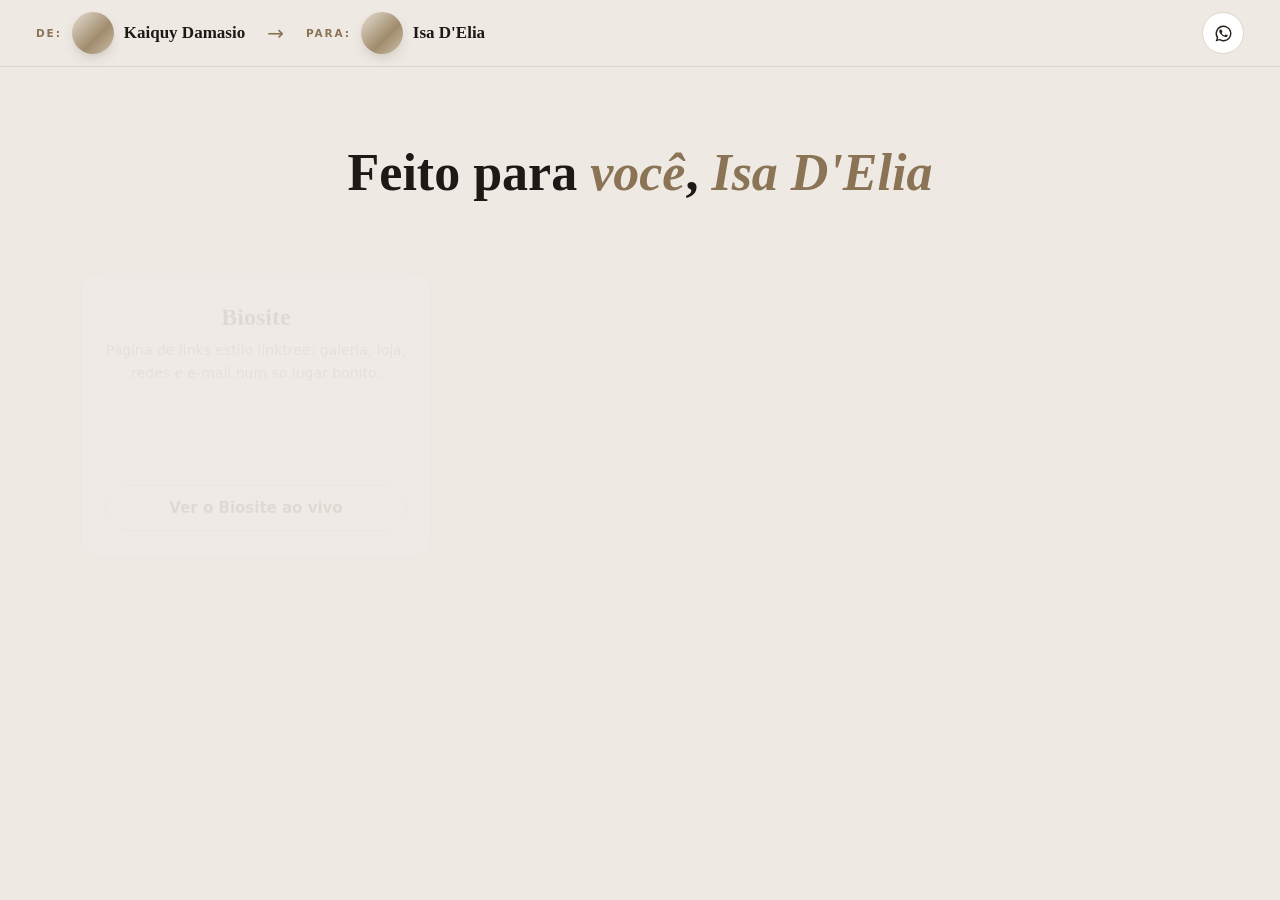
<file: index.html>
<!DOCTYPE html>
<html lang="pt-BR">
<head>
  <meta charset="UTF-8">
  <meta name="viewport" content="width=device-width, initial-scale=1.0">
  <title>Isa D'Elia Art — Proposta comercial</title>
  <meta http-equiv="refresh" content="0; url=./proposta/">
  <link rel="canonical" href="./proposta/">
  <link rel="icon" href="data:image/svg+xml,%3Csvg xmlns='http://www.w3.org/2000/svg' viewBox='0 0 100 100'%3E%3Ctext y='.9em' font-size='90'%3E🖼️%3C/text%3E%3C/svg%3E">
</head>
<body>
  <p style="font: 500 16px system-ui; padding: 40px; text-align: center;">
    <a href="./proposta/">Abrir a proposta →</a>
  </p>
</body>
</html>
</file>
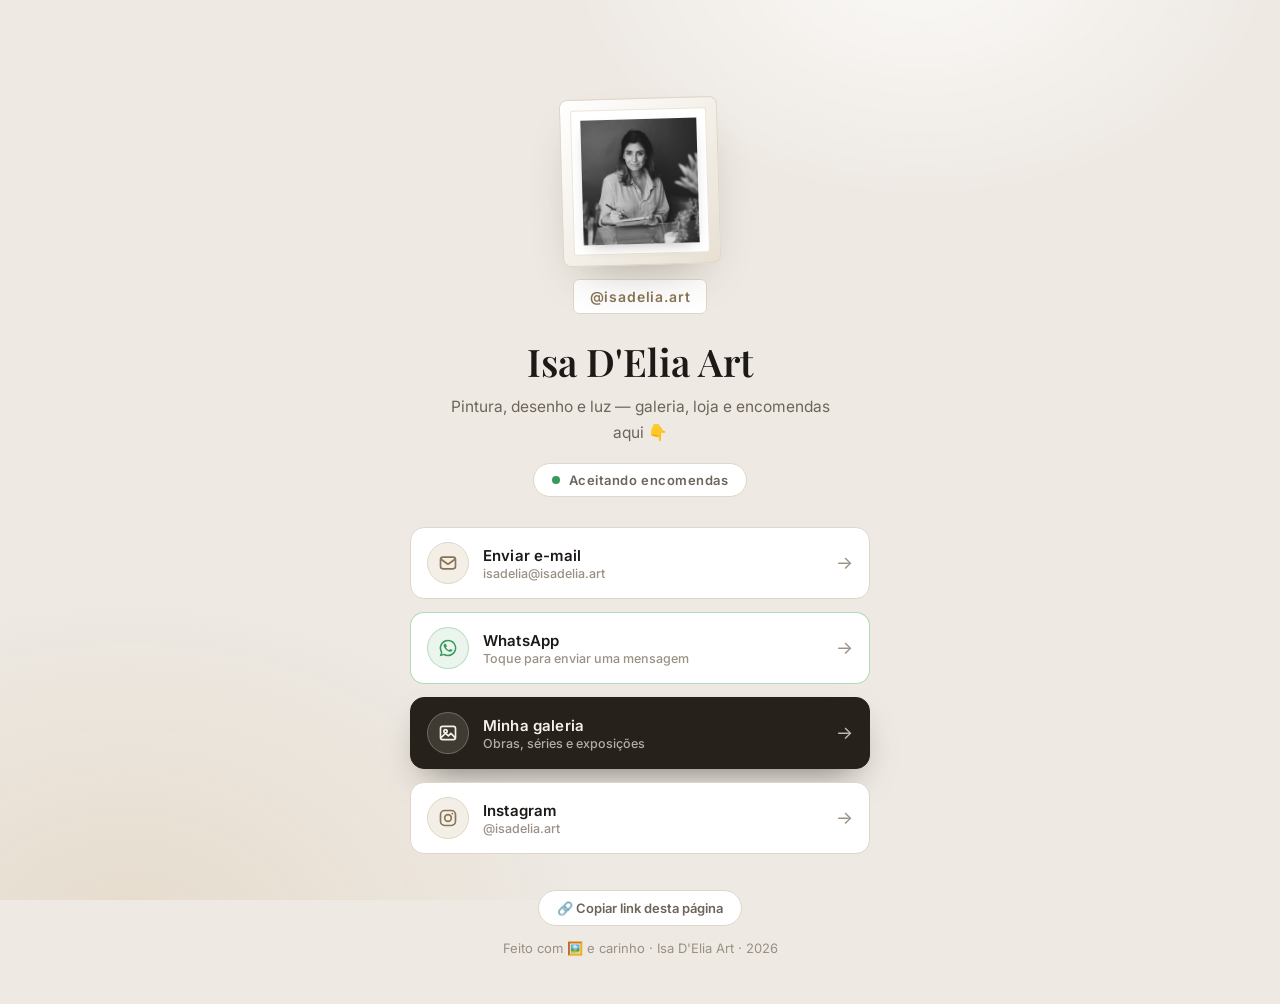
<file: biosite/index.html>
<!DOCTYPE html>
<html lang="pt-BR">
<head>
  <meta charset="UTF-8">
  <meta name="viewport" content="width=device-width, initial-scale=1.0">
  <title>Isa D'Elia Art — links e contato</title>
  <meta name="description" content="Galeria, WhatsApp, Instagram e e-mail da Isa D'Elia, artista visual. Todos os links em um só lugar.">
  <link rel="icon" href="data:image/svg+xml,%3Csvg xmlns='http://www.w3.org/2000/svg' viewBox='0 0 100 100'%3E%3Ctext y='.9em' font-size='90'%3E🖼️%3C/text%3E%3C/svg%3E">
  <link rel="preconnect" href="https://fonts.googleapis.com">
  <link rel="preconnect" href="https://fonts.gstatic.com" crossorigin>
  <link href="https://fonts.googleapis.com/css2?family=Playfair+Display:ital,wght@0,500;0,600;0,700;1,500;1,600&family=Inter:wght@400;500;600;700&display=swap" rel="stylesheet">
  <link rel="stylesheet" href="css/style.css">
</head>
<body>

  <div class="luz" aria-hidden="true"></div>

  <main class="bio">
    <!-- Avatar emoldurado como quadro -->
    <header class="bio-topo">
      <div class="moldura avatar">
        <div class="passpartout"><img id="foto" alt="Foto do artista"></div>
      </div>
      <button class="placa handle" id="handle" title="Clique para copiar o link desta página"></button>
    </header>

    <h1 id="nome">…</h1>
    <p class="frase" id="frase"></p>
    <p class="status" id="status"><span class="ponto" aria-hidden="true"></span><span id="status-texto"></span></p>

    <!-- Botões de links -->
    <nav class="links" id="links" aria-label="Meus links"></nav>

    <footer class="bio-rodape">
      <button id="compartilhar" class="btn-mini">🔗 Copiar link desta página</button>
      <p>Feito com 🖼️ e carinho · <span id="marca">MuseuAI</span> · <span id="ano"></span></p>
    </footer>
  </main>

  <!-- ===================== POPUP DE E-MAIL ===================== -->
  <div id="popup-email" class="popup-email" hidden>
    <div class="popup-email-fundo" data-fechar-email></div>
    <div class="popup-email-caixa" role="dialog" aria-modal="true" aria-labelledby="popup-email-titulo">
      <button class="popup-email-fechar" data-fechar-email aria-label="Fechar (Esc)">✕</button>
      <p class="popup-email-sobre">Contato</p>
      <h3 id="popup-email-titulo">Enviar e-mail</h3>
      <p class="popup-email-para">Para: <strong id="popup-email-para">—</strong></p>
      <label class="popup-email-campo">
        <span>Assunto</span>
        <input id="popup-email-assunto" type="text" maxlength="140">
      </label>
      <label class="popup-email-campo">
        <span>Mensagem</span>
        <textarea id="popup-email-corpo" rows="5" maxlength="2000"></textarea>
      </label>
      <div class="popup-email-acoes">
        <a id="popup-email-gmail" class="popup-email-btn popup-email-primario" target="_blank" rel="noopener">Abrir no Gmail</a>
        <a id="popup-email-outlook" class="popup-email-btn popup-email-secundario" target="_blank" rel="noopener">Abrir no Outlook</a>
        <button id="popup-email-copiar" type="button" class="popup-email-btn popup-email-secundario">Copiar mensagem</button>
      </div>
      <p class="popup-email-dica">Abre o seu e-mail já com assunto e mensagem preenchidos — é só conferir e enviar. Se preferir, copie a mensagem e coloque no aplicativo que quiser.</p>
    </div>
  </div>

  <div id="toast" role="status" aria-live="polite"></div>

  <script src="js/config.js"></script>
  <script src="js/icons.js"></script>
  <script src="js/app.js"></script>
</body>
</html>
</file>
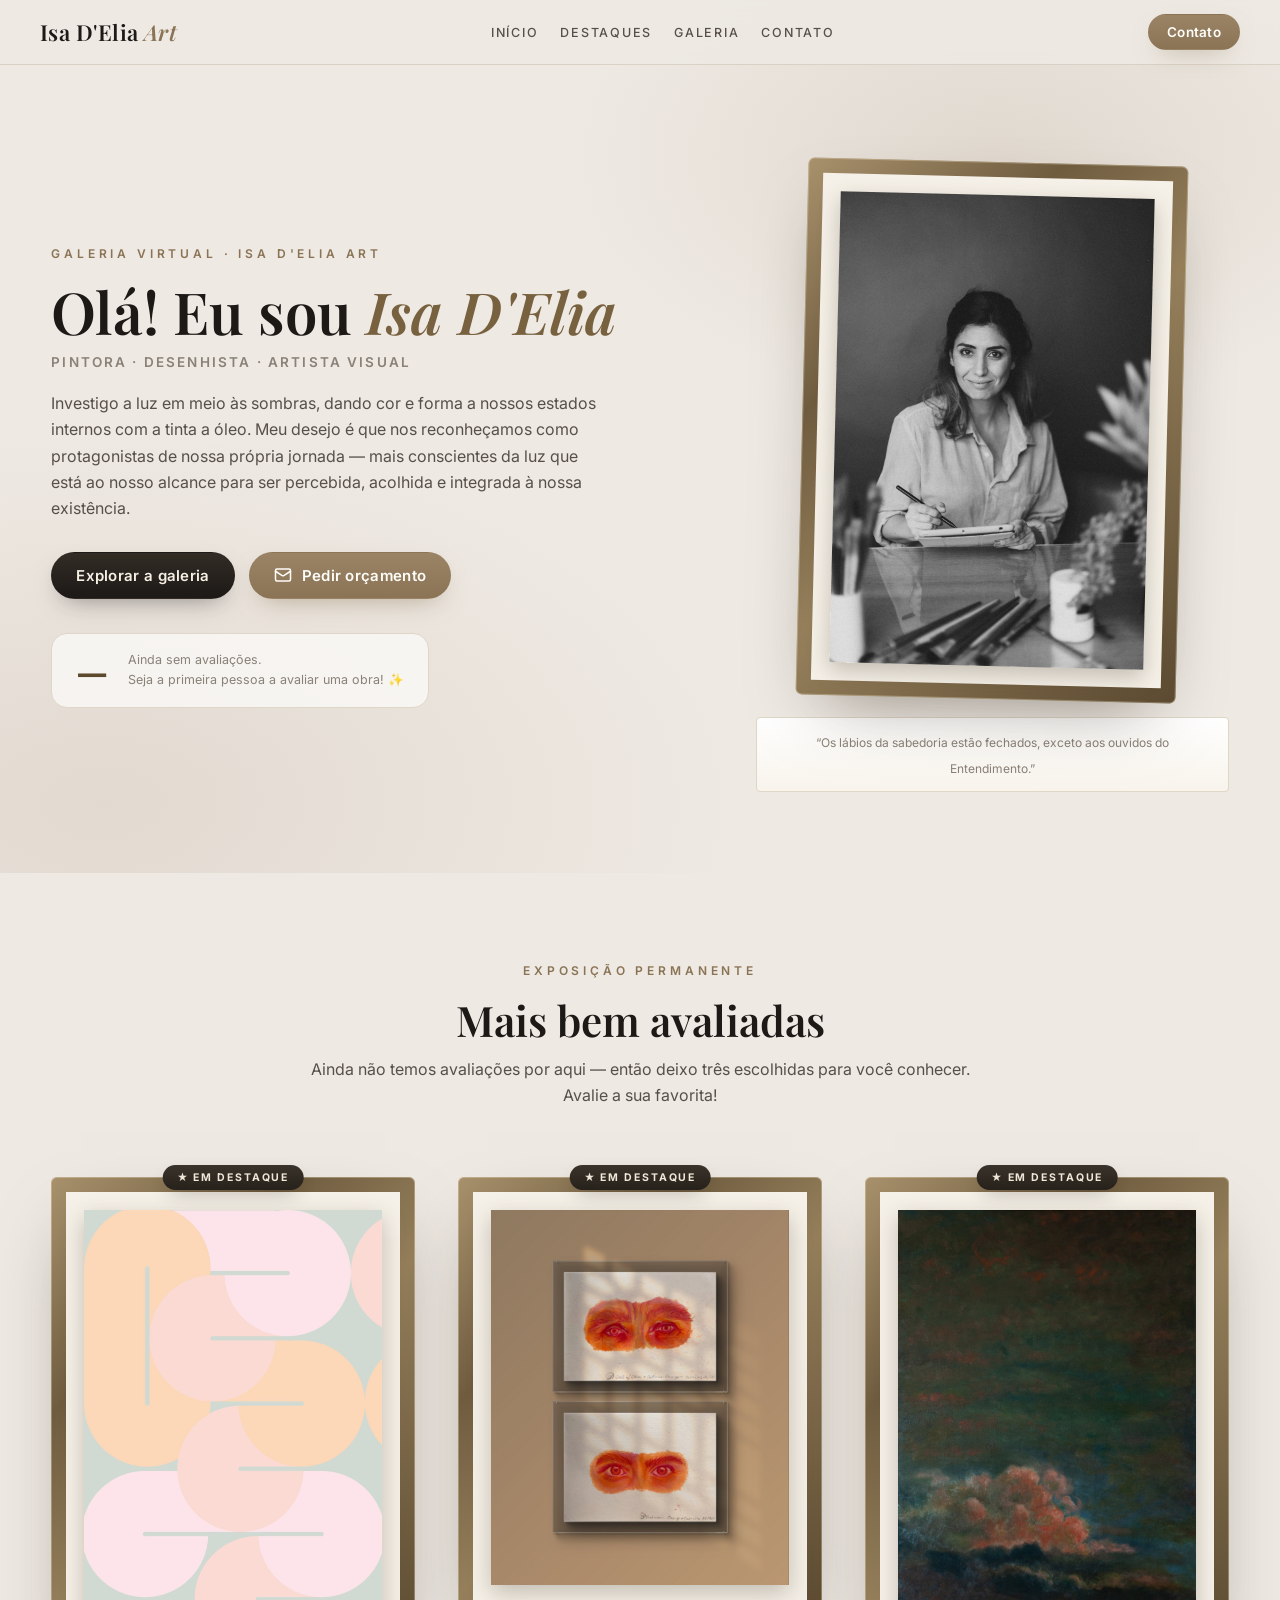
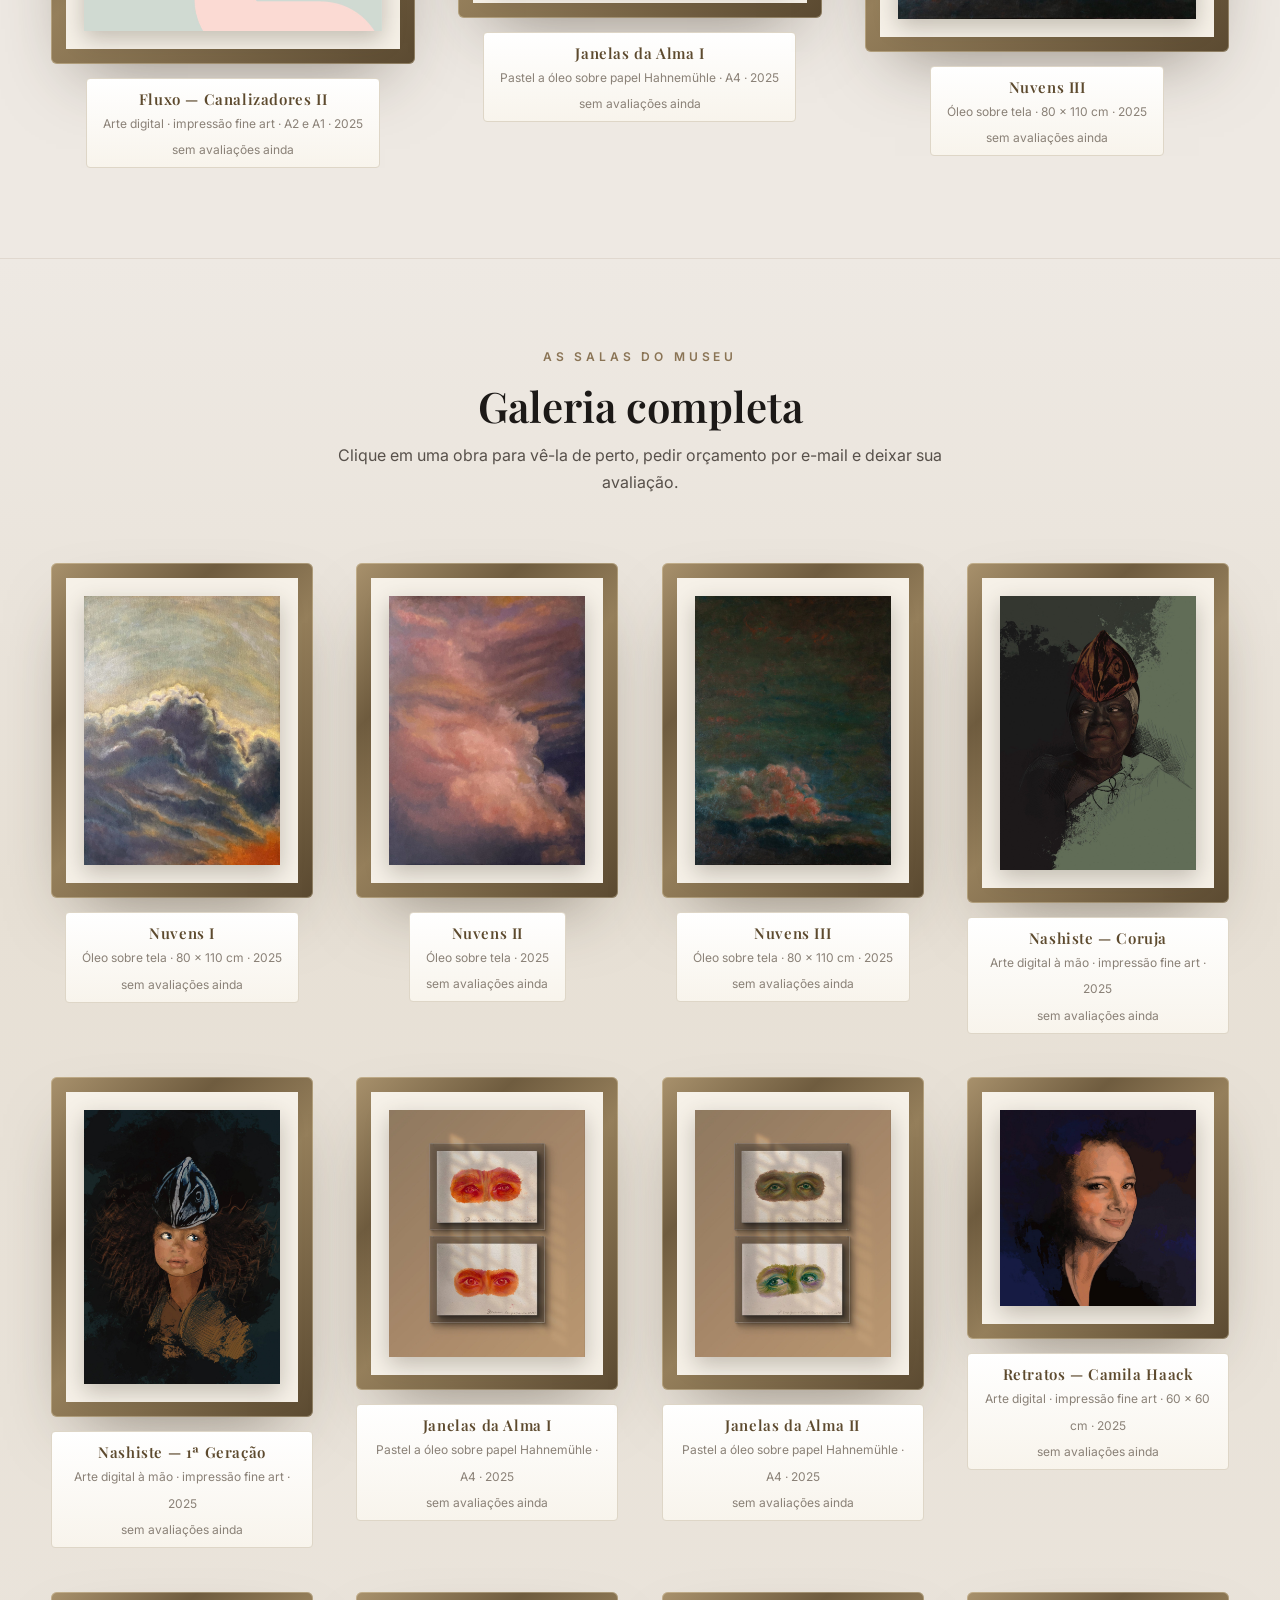
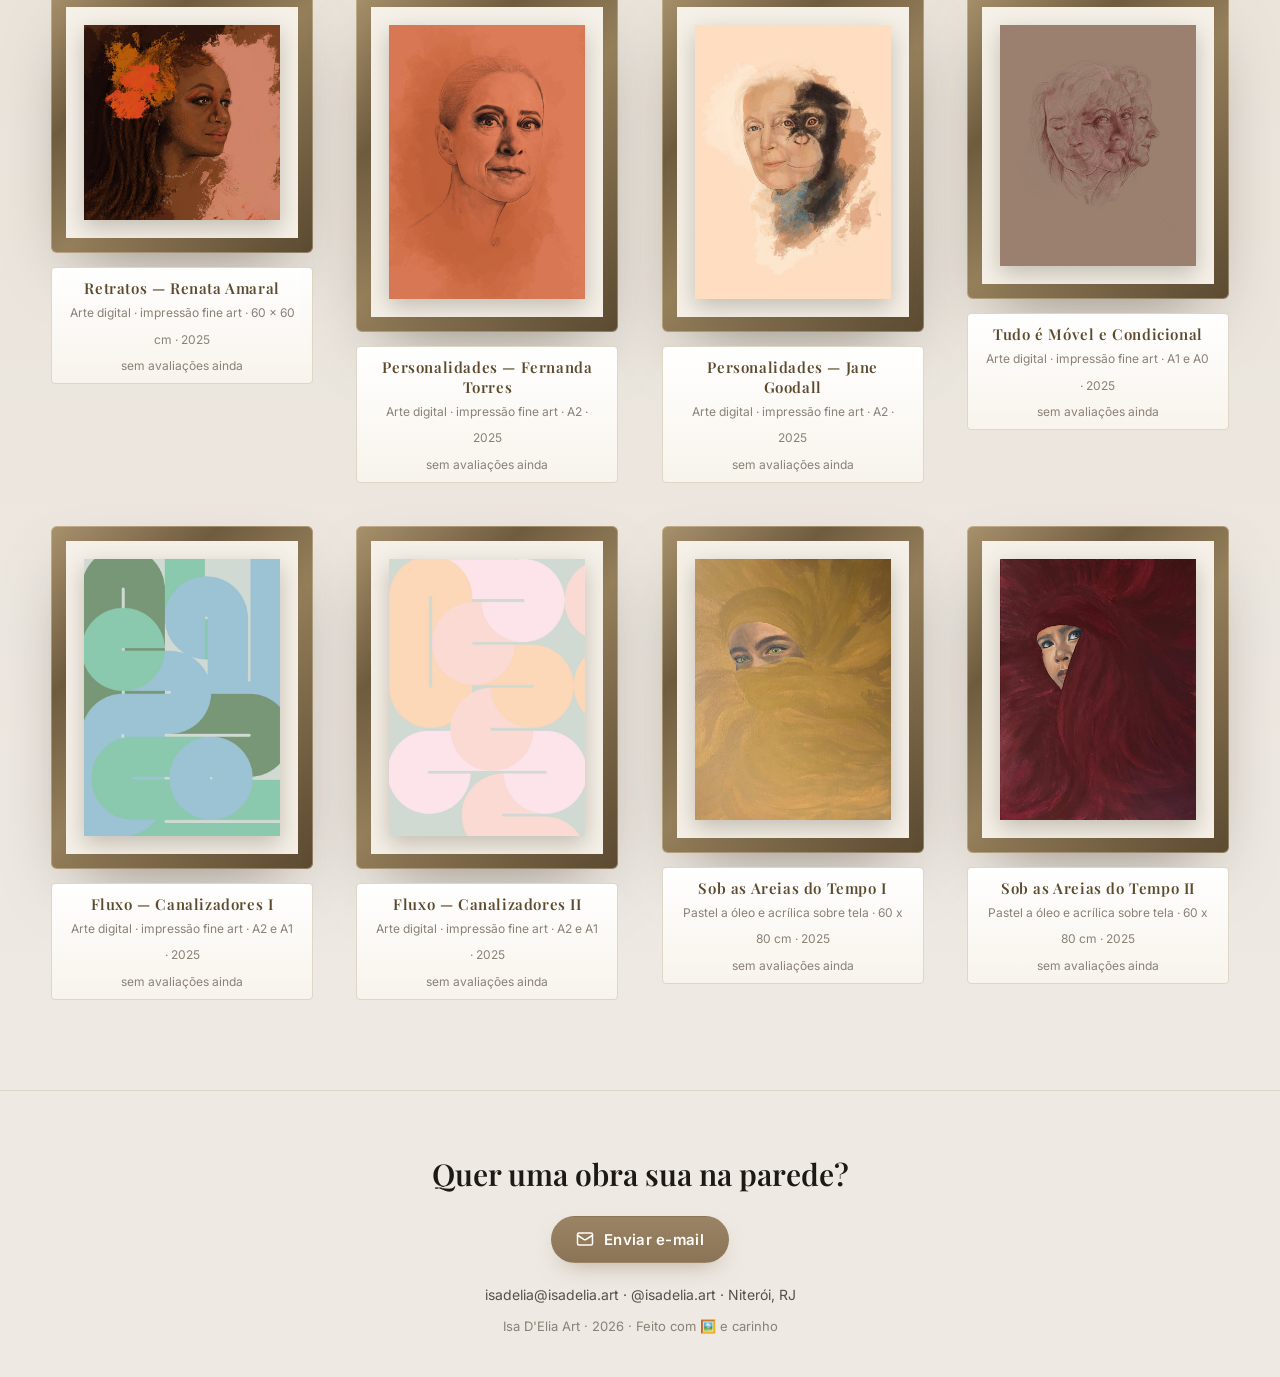
<file: museu/index.html>
<!DOCTYPE html>
<html lang="pt-BR">
<head>
  <meta charset="UTF-8">
  <meta name="viewport" content="width=device-width, initial-scale=1.0">
  <title>Isa D'Elia Art — Galeria de Arte</title>
  <meta name="description" content="Galeria online de Isa D'Elia: veja as obras, peça orçamento por e-mail e avalie suas favoritas.">
  <link rel="icon" href="data:image/svg+xml,%3Csvg xmlns='http://www.w3.org/2000/svg' viewBox='0 0 100 100'%3E%3Ctext y='.9em' font-size='90'%3E🖼️%3C/text%3E%3C/svg%3E">
  <link rel="preconnect" href="https://fonts.googleapis.com">
  <link rel="preconnect" href="https://fonts.gstatic.com" crossorigin>
  <link href="https://fonts.googleapis.com/css2?family=Playfair+Display:ital,wght@0,500;0,600;0,700;1,500;1,600&family=Inter:wght@400;500;600;700&display=swap" rel="stylesheet">
  <link rel="stylesheet" href="css/style.css">
</head>
<body>

  <!-- ===================== TOPO / MENU ===================== -->
  <header class="topo">
    <a class="marca" href="#inicio" aria-label="Voltar ao início">Isa D'Elia <em>Art</em></a>
    <nav class="topo-nav" aria-label="Navegação principal">
      <a href="#inicio">Início</a>
      <a href="#destaques">Destaques</a>
      <a href="#galeria">Galeria</a>
      <a href="#contato">Contato</a>
    </nav>
    <a id="topo-wa" class="btn btn-verde btn-pequeno" target="_blank" rel="noopener">Contato</a>
  </header>

  <main>
    <!-- ===================== HERO / QUEM SOU EU ===================== -->
    <section id="inicio" class="hero">
      <div class="hero-luz" aria-hidden="true"></div>
      <div class="hero-grid container">
        <div class="hero-texto">
          <p class="overline">Galeria virtual · Isa D'Elia Art</p>
          <h1>Olá! Eu sou <em id="artista-nome">…</em></h1>
          <p class="hero-funcao" id="artista-funcao"></p>
          <p class="bio" id="artista-bio"></p>
          <div class="hero-acoes">
            <a href="#galeria" class="btn btn-ouro">Explorar a galeria</a>
            <a id="hero-wa" class="btn btn-verde" target="_blank" rel="noopener"></a>
          </div>
          <!-- Média geral das avaliações -->
          <div class="hero-stats" id="hero-stats" aria-live="polite"></div>
        </div>
        <div class="hero-retrato">
          <div class="moldura moldura-retrato">
            <div class="passpartout"><img id="artista-foto" alt="Retrato do artista"></div>
          </div>
          <div class="placa placa-simples">
            <span>“Os lábios da sabedoria estão fechados, exceto aos ouvidos do Entendimento.”</span>
          </div>
        </div>
      </div>
    </section>

    <!-- ===================== MAIS BEM AVALIADAS ===================== -->
    <section id="destaques" class="secao">
      <div class="container">
        <header class="secao-cabeca">
          <p class="overline">Exposição permanente</p>
          <h2>Mais bem avaliadas</h2>
          <p class="sub" id="destaques-sub">…</p>
        </header>
        <div class="grade grade-destaques" id="grade-destaques"></div>
      </div>
    </section>

    <!-- ===================== GALERIA COMPLETA (MUSEU) ===================== -->
    <section id="galeria" class="secao secao-alt">
      <div class="container">
        <header class="secao-cabeca">
          <p class="overline">As salas do museu</p>
          <h2>Galeria completa</h2>
          <p class="sub">Clique em uma obra para vê-la de perto, pedir orçamento por e-mail e deixar sua avaliação.</p>
        </header>
        <div class="grade" id="grade-galeria"></div>
      </div>
    </section>
  </main>

  <!-- ===================== RODAPÉ / CONTATO ===================== -->
  <footer id="contato" class="rodape">
    <div class="container">
      <p class="rodape-frase">Quer uma obra sua na parede?</p>
      <a id="rodape-wa" class="btn btn-verde" target="_blank" rel="noopener"></a>
      <p class="rodape-info" id="rodape-info"></p>
      <p class="rodape-credito"><span id="rodape-marca">MuseuAI</span> · <span id="rodape-ano"></span> · Feito com 🖼️ e carinho</p>
    </div>
  </footer>

  <!-- ===================== SALA DO MUSEU (detalhe da obra) ===================== -->
  <div id="sala" class="sala" hidden>
    <div class="sala-fundo" data-fechar></div>
    <div class="sala-caixa" role="dialog" aria-modal="true" aria-label="Detalhe da obra">
      <button class="sala-fechar" data-fechar aria-label="Fechar (Esc)">✕</button>
      <div id="sala-conteudo"><!-- preenchido pelo JS --></div>
    </div>
  </div>

  <!-- ===================== POPUP DE E-MAIL ===================== -->
  <div id="popup-email" class="popup-email" hidden>
    <div class="popup-email-fundo" data-fechar-email></div>
    <div class="popup-email-caixa" role="dialog" aria-modal="true" aria-labelledby="popup-email-titulo">
      <button class="popup-email-fechar" data-fechar-email aria-label="Fechar (Esc)">✕</button>
      <p class="popup-email-sobre">Contato por e-mail</p>
      <h3 id="popup-email-titulo">Enviar e-mail</h3>
      <p class="popup-email-para">Para: <strong id="popup-email-para">—</strong></p>
      <label class="popup-email-campo">
        <span>Assunto</span>
        <input id="popup-email-assunto" type="text" maxlength="140">
      </label>
      <label class="popup-email-campo">
        <span>Mensagem</span>
        <textarea id="popup-email-corpo" rows="5" maxlength="2000"></textarea>
      </label>
      <div class="popup-email-acoes">
        <a id="popup-email-gmail" class="popup-email-btn popup-email-primario" target="_blank" rel="noopener">Abrir no Gmail</a>
        <a id="popup-email-outlook" class="popup-email-btn popup-email-secundario" target="_blank" rel="noopener">Abrir no Outlook</a>
        <button id="popup-email-copiar" type="button" class="popup-email-btn popup-email-secundario">Copiar mensagem</button>
      </div>
      <p class="popup-email-dica">Abre o seu e-mail já com assunto e mensagem preenchidos — é só conferir e enviar. Se preferir, copie a mensagem e coloque no aplicativo que quiser.</p>
    </div>
  </div>

  <!-- Aviso flutuante -->
  <div id="toast" role="status" aria-live="polite"></div>

  <script src="js/config.js"></script>
  <script src="js/data.js"></script>
  <script src="js/store.js"></script>
  <script src="js/app.js"></script>
</body>
</html>
</file>
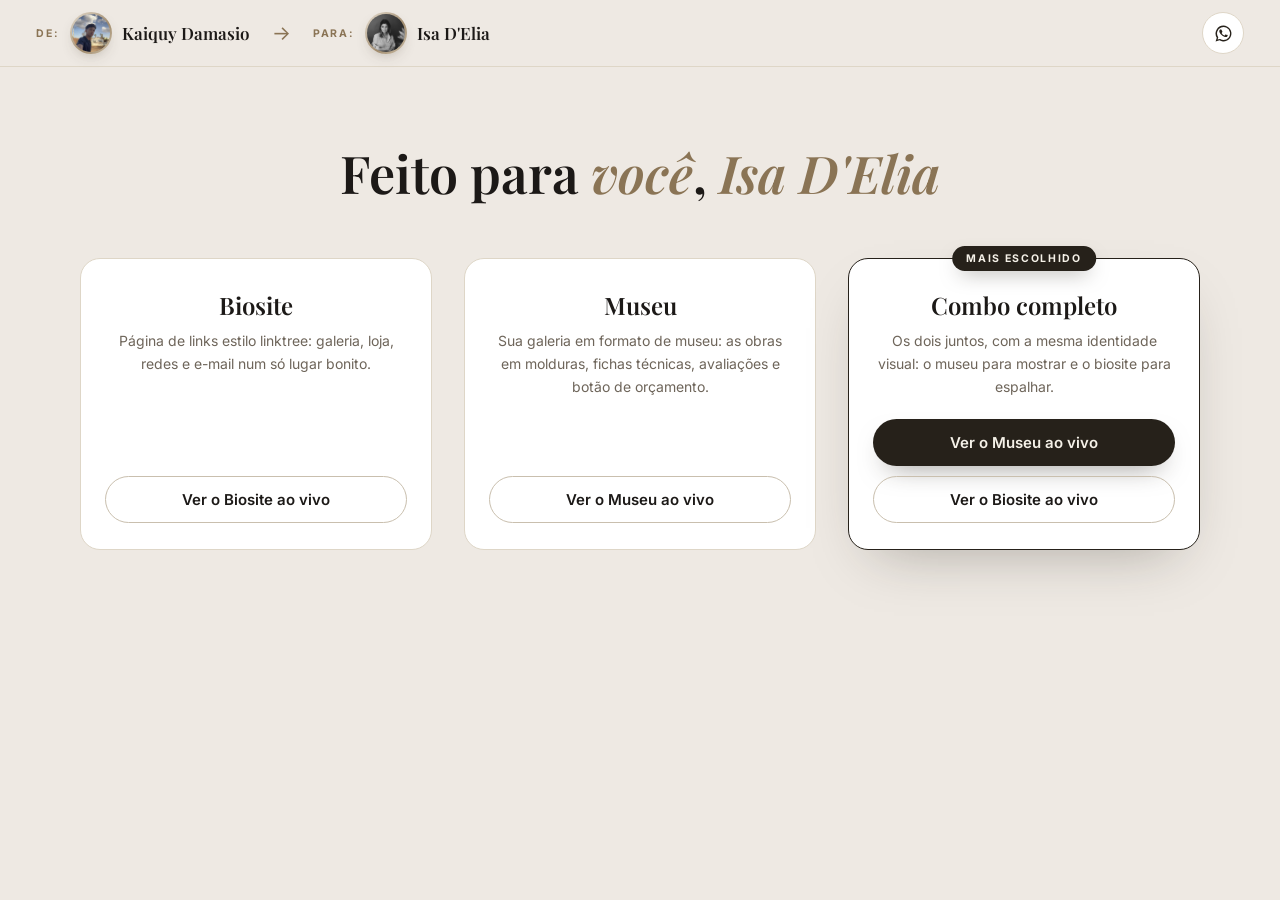
<file: proposta/index.html>
<!DOCTYPE html>
<html lang="pt-BR">
<head>
  <meta charset="UTF-8">
  <meta name="viewport" content="width=device-width, initial-scale=1.0">
  <title>Proposta — Sites para artistas</title>
  <meta name="description" content="Proposta para Isa D'Elia: Museu, Biosite ou os dois juntos. Preço fechado e entrega imediata.">
  <link rel="icon" href="data:image/svg+xml,%3Csvg xmlns='http://www.w3.org/2000/svg' viewBox='0 0 100 100'%3E%3Ctext y='.9em' font-size='90'%3E🖼️%3C/text%3E%3C/svg%3E">
  <link rel="preconnect" href="https://fonts.googleapis.com">
  <link rel="preconnect" href="https://fonts.gstatic.com" crossorigin>
  <link href="https://fonts.googleapis.com/css2?family=Playfair+Display:ital,wght@0,500;0,600;0,700;1,500;1,600&family=Inter:wght@400;500;600;700&display=swap" rel="stylesheet">
  <link rel="stylesheet" href="css/style.css">
</head>
<body>

  <!-- ===================== TOPO: formato de carta (De → Para) ===================== -->
  <header class="topo">
    <div class="carta">
      <div class="de-para">
        <span class="papel">De:</span>
        <img class="foto-mini" id="foto-de" alt="Foto de quem envia">
        <span class="nome-mini" id="nome-de"></span>
      </div>
      <span class="carta-seta" aria-hidden="true">→</span>
      <div class="de-para">
        <span class="papel">Para:</span>
        <img class="foto-mini" id="foto-para" alt="Foto de quem recebe">
        <span class="nome-mini" id="nome-para"></span>
      </div>
    </div>
    <div class="contatos">
      <a id="btn-zap" class="icone-btn zap" target="_blank" rel="noopener" title="Chamar no WhatsApp" aria-label="Chamar no WhatsApp"></a>
      <a id="btn-insta" class="icone-btn" target="_blank" rel="noopener" title="Instagram" aria-label="Instagram"></a>
    </div>
  </header>

  <main>
    <!-- ===================== PLANOS ===================== -->
    <section class="planos">
      <div class="container">
        <header class="secao-cabeca">
          <h2 class="headline">Feito para <em>você</em>, <span class="nome-cliente" id="cliente-nome"></span></h2>
        </header>
        <div class="grade-planos" id="grade-planos"></div>
      </div>
    </section>
  </main>

  <!-- ===================== PREVIEW (site do plano aberto aqui dentro) ===================== -->
  <div id="preview" class="preview" hidden>
    <div class="preview-barra">
      <span class="preview-info">
        <strong id="preview-nome"></strong>
        <small id="preview-ctx" hidden>parte do Combo</small>
      </span>
      <span class="preview-acoes">
        <button class="icone-btn fechar" data-fechar title="Fechar preview (Esc)" aria-label="Fechar preview">✕</button>
      </span>
    </div>
    <iframe id="preview-frame" title="Pré-visualização do site"></iframe>
  </div>

  <!-- ===================== POPUP: proposta comercial (valor + WhatsApp) ===================== -->
  <div id="popup" class="popup" hidden>
    <div class="popup-fundo" data-fechar-popup></div>
    <div class="popup-caixa" role="dialog" aria-modal="true" aria-label="Proposta comercial">
      <button class="icone-btn fechar popup-fechar" data-fechar-popup title="Fechar (Esc)" aria-label="Fechar">✕</button>
      <div id="popup-conteudo"><!-- preenchido pelo JS --></div>
    </div>
  </div>

  <script src="js/config.js"></script>
  <script src="js/app.js"></script>
</body>
</html>
</file>
<file: biosite/css/style.css>
/* ============================================================
   BIOSITE — ISA D'ELIA ART (paleta clara)
   ------------------------------------------------------------
   Mesma paleta do PDF/portfólio: fundo creme #EEE9E3, tinta
   quase-preta, neutros quentes — minimalista e clean.
   Playfair Display + Inter, moldura de quadro no avatar.
   ============================================================ */

* { margin: 0; padding: 0; box-sizing: border-box; }

:root {
  --bg: #EEE9E3;          /* creme igual ao fundo do portfólio */
  --bg2: #F4F1EA;
  --painel: #FFFFFF;
  --linha: #DED6C7;
  --linha-forte: #C9BFAE;
  --texto: #1C1917;       /* tinta quase-preta (texto do PDF) */
  --suave: #6E655A;
  --mudo: #9A9083;
  --tinta: #26211A;       /* botões primários (tinta escura) */
  --bronze: #8A7455;      /* detalhes mornos da paleta */
  --verde: #3A9A5B;
  --serif: "Playfair Display", Georgia, "Times New Roman", serif;
  --sans: "Inter", system-ui, -apple-system, "Segoe UI", sans-serif;
}

body {
  min-height: 100svh;
  background: var(--bg);
  color: var(--texto);
  font: 400 16px/1.65 var(--sans);
  display: flex; justify-content: center;
  padding: clamp(20px, 4vw, 44px) 18px;
  -webkit-font-smoothing: antialiased;
}
img { max-width: 100%; display: block; }
::selection { background: rgba(138, 116, 85, .25); }

/* luz de fundo bem sutil (sensação de papel) */
.luz {
  position: fixed; inset: 0; z-index: -1; pointer-events: none;
  background:
    radial-gradient(520px 360px at 72% -5%, rgba(255, 255, 255, .75), transparent 70%),
    radial-gradient(640px 480px at 10% 105%, rgba(216, 196, 163, .35), transparent 72%);
}

/* ---------------- moldura do avatar ---------------- */
.moldura {
  background: linear-gradient(135deg, #FFFFFF, #F3EFE7 55%, #E7DFD2);
  padding: 10px; border-radius: 8px;
  border: 1px solid var(--linha);
  box-shadow: 0 22px 48px -22px rgba(60, 50, 35, .38);
}
.passpartout { background: #FFFFFF; padding: 9px; border-radius: 3px; border: 1px solid #ECE5D9; }
.passpartout img { box-shadow: 0 6px 16px -8px rgba(60, 50, 35, .45); }

.avatar { width: 158px; transform: rotate(-1.6deg); transition: transform .35s; }
.avatar:hover { transform: rotate(0deg) scale(1.02); }
.avatar .passpartout img { aspect-ratio: 1 / 1.08; object-fit: cover; }

/* plaquinha do @ */
.placa {
  background: var(--painel);
  border: 1px solid var(--linha); border-radius: 6px;
  text-align: center; padding: 8px 16px;
}
.placa span { font: 400 12px var(--sans); color: var(--mudo); }
.placa strong { font: 600 14px var(--serif); color: var(--bronze); letter-spacing: .04em; }

/* ---------------- layout ---------------- */
.bio {
  width: min(460px, 100%);
  display: flex; flex-direction: column; align-items: center; text-align: center;
  padding-top: clamp(20px, 6vh, 56px);
}
.bio-topo {
  display: grid; justify-items: center; gap: 14px;
  animation: surgir .6s ease backwards;
}
.handle {
  cursor: pointer; color: inherit;
  font: 600 14px var(--sans); letter-spacing: .06em; color: var(--bronze);
  transition: transform .2s, border-color .2s;
}
.handle:hover { transform: translateY(-2px); border-color: var(--bronze); }

h1 { font: 600 clamp(30px, 6vw, 38px)/1.15 var(--serif); margin-top: 26px; animation: surgir .6s .1s ease backwards; }
.frase { color: var(--suave); font-size: 15.5px; margin-top: 10px; max-width: 40ch; animation: surgir .6s .18s ease backwards; }

.status {
  display: inline-flex; align-items: center; gap: 9px;
  margin-top: 18px; padding: 8px 18px; border-radius: 999px;
  background: var(--painel); border: 1px solid var(--linha);
  color: var(--suave); font: 600 13px var(--sans); letter-spacing: .04em;
  animation: surgir .6s .26s ease backwards;
}
.ponto {
  width: 8px; height: 8px; border-radius: 50%; background: var(--verde);
  box-shadow: 0 0 0 0 rgba(58, 154, 91, .5); animation: pulso 2.2s infinite;
}
@keyframes pulso {
  0% { box-shadow: 0 0 0 0 rgba(58, 154, 91, .5); }
  70% { box-shadow: 0 0 0 9px rgba(58, 154, 91, 0); }
  100% { box-shadow: 0 0 0 0 rgba(58, 154, 91, 0); }
}

/* ---------------- botões de link ---------------- */
.links { width: 100%; display: grid; gap: 13px; margin-top: 30px; }

.link {
  display: flex; align-items: center; gap: 14px;
  padding: 14px 16px; border-radius: 14px;
  background: var(--painel);
  border: 1px solid var(--linha);
  color: var(--texto); text-decoration: none;
  animation: surgir .55s ease backwards;
  transition: transform .22s, border-color .22s, box-shadow .22s, background .22s;
  position: relative; overflow: hidden;
}
.link:hover {
  transform: translateY(-3px);
  border-color: var(--linha-forte);
  box-shadow: 0 18px 38px -18px rgba(60, 50, 35, .38);
}
.link:hover .seta { transform: translateX(4px); color: var(--tinta); }

.icone {
  flex: 0 0 auto; width: 42px; height: 42px; border-radius: 50%;
  display: grid; place-items: center;
  background: #F3EFE7; color: var(--bronze);
  border: 1px solid var(--linha);
}
.textos { display: grid; text-align: left; gap: 1px; min-width: 0; }
.textos strong { font: 600 15px var(--sans); letter-spacing: .01em; }
.textos small { font: 500 12.5px var(--sans); color: var(--mudo); }

.seta { margin-left: auto; color: var(--mudo); font-size: 18px; transition: transform .2s, color .2s; }

/* botão do WhatsApp (verde discreto) */
.link.whatsapp { border-color: rgba(58, 154, 91, .38); }
.link.whatsapp .icone { background: rgba(58, 154, 91, .1); color: var(--verde); border-color: rgba(58, 154, 91, .3); }

/* botão em destaque (tinta escura) */
.link.destaque {
  background: var(--tinta);
  border-color: var(--tinta); color: #F5F1E8;
  box-shadow: 0 16px 36px -16px rgba(38, 33, 26, .65);
}
.link.destaque .icone { background: rgba(245, 241, 232, .12); color: #F5F1E8; border-color: rgba(245, 241, 232, .25); }
.link.destaque .textos small { color: rgba(245, 241, 232, .68); }
.link.destaque .seta { color: rgba(245, 241, 232, .75); }
.link.destaque:hover { background: #171310; border-color: #171310; }

/* ---------------- rodapé ---------------- */
.bio-rodape {
  margin-top: 36px; display: grid; gap: 12px; justify-items: center;
  color: var(--mudo); font-size: 13px;
  animation: surgir .6s .5s ease backwards;
}
.btn-mini {
  padding: 9px 18px; border-radius: 999px;
  background: var(--painel); border: 1px solid var(--linha);
  color: var(--suave); font: 600 13px var(--sans); cursor: pointer;
  transition: transform .2s, border-color .2s, color .2s;
}
.btn-mini:hover { transform: translateY(-2px); border-color: var(--linha-forte); color: var(--texto); }

/* ---------------- toast ---------------- */
#toast {
  position: fixed; left: 50%; bottom: 26px; z-index: 100;
  transform: translateX(-50%) translateY(16px); opacity: 0; pointer-events: none;
  background: var(--tinta); border: 1px solid #3B342A; color: #F5F1E8;
  padding: 12px 22px; border-radius: 999px;
  font: 500 14.5px var(--sans); white-space: nowrap; max-width: 92vw; overflow: hidden; text-overflow: ellipsis;
  transition: opacity .35s, transform .35s;
  box-shadow: 0 18px 44px -14px rgba(38, 33, 26, .55);
}
#toast.mostrar { opacity: 1; transform: translateX(-50%) translateY(0); }

/* ---------------- popup de e-mail ---------------- */
body.travado { overflow: hidden; }

.popup-email { position: fixed; inset: 0; z-index: 70; display: grid; place-items: center; padding: clamp(12px, 3vw, 26px); }
.popup-email[hidden] { display: none; }
.popup-email-fundo { position: absolute; inset: 0; background: rgba(28, 25, 23, .55); backdrop-filter: blur(6px); }
.popup-email-caixa {
  position: relative; width: min(560px, 100%); max-height: 92vh; overflow: auto;
  background: var(--painel); border: 1px solid var(--linha); border-radius: 18px;
  padding: clamp(22px, 4vw, 34px);
  box-shadow: 0 40px 120px rgba(40, 33, 24, .45);
  animation: surgir .3s ease;
}
.popup-email-sobre { font: 600 12px var(--sans); letter-spacing: .3em; text-transform: uppercase; color: var(--bronze); margin-bottom: 8px; }
.popup-email-caixa h3 { font: 600 clamp(24px, 3vw, 30px)/1.2 var(--serif); color: var(--texto); }
.popup-email-fechar {
  position: absolute; top: 14px; right: 14px; width: 40px; height: 40px; border-radius: 50%;
  border: 1px solid var(--linha); background: rgba(255, 255, 255, .85);
  color: var(--suave); font-size: 17px; cursor: pointer;
  transition: transform .25s, color .2s, border-color .2s;
}
.popup-email-fechar:hover { color: var(--bronze); border-color: var(--bronze); transform: rotate(90deg); }
.popup-email-para { margin-top: 10px; font-size: 14.5px; color: var(--suave); }
.popup-email-para strong { color: var(--bronze); font-weight: 600; word-break: break-all; }
.popup-email-campo { display: grid; gap: 5px; margin-top: 14px; text-align: left; }
.popup-email-campo span { font: 600 11.5px var(--sans); letter-spacing: .16em; text-transform: uppercase; color: var(--mudo); }
.popup-email-campo input, .popup-email-campo textarea {
  width: 100%; padding: 12px 14px; background: #FFFFFF;
  border: 1px solid var(--linha); border-radius: 10px;
  color: var(--texto); font: 400 14.5px var(--sans); resize: vertical;
}
.popup-email-campo textarea { min-height: 110px; }
.popup-email-campo input::placeholder, .popup-email-campo textarea::placeholder { color: var(--mudo); }
.popup-email-campo input:focus, .popup-email-campo textarea:focus {
  outline: none; border-color: var(--bronze); box-shadow: 0 0 0 3px rgba(138, 116, 85, .18);
}
.popup-email-acoes { display: flex; flex-wrap: wrap; gap: 10px; margin-top: 18px; }
.popup-email-btn {
  padding: 12px 20px; border-radius: 999px;
  font: 600 14.5px var(--sans); cursor: pointer; text-decoration: none;
  display: inline-flex; align-items: center; justify-content: center; gap: 8px;
  border: 1px solid transparent;
  transition: transform .2s, filter .2s, border-color .2s, color .2s, background .2s;
}
.popup-email-btn:active { transform: scale(.97); }
.popup-email-primario { background: var(--tinta); color: #F5F1E8; box-shadow: 0 10px 26px -12px rgba(38, 33, 26, .6); }
.popup-email-primario:hover { transform: translateY(-2px); filter: brightness(1.15); }
.popup-email-secundario { background: transparent; border-color: var(--linha-forte); color: var(--suave); }
.popup-email-secundario:hover { border-color: var(--bronze); color: var(--texto); transform: translateY(-2px); }
.popup-email-dica { margin-top: 14px; font-size: 13px; color: var(--mudo); }

/* ---------------- animações ---------------- */
@keyframes surgir {
  from { opacity: 0; transform: translateY(16px); }
  to { opacity: 1; transform: none; }
}
.avatar, .handle { animation: surgir .6s ease backwards; }

@media (prefers-reduced-motion: reduce) {
  .link, .bio-topo, h1, .frase, .status, .bio-rodape, .avatar, .handle { animation: none; }
  .ponto { animation: none; }
  .link, .avatar, .handle, .btn-mini, .seta { transition: none; }
}
</file>
<file: museu/css/style.css>
/* ============================================================
   MUSEUAI — TEMA "GALERIA CLARA" (paleta Isa D'Elia)
   Fundo creme minimalista, tinta escura, bronze nos detalhes,
   molduras de quadro, placas de museu e holofotes suaves.
   ============================================================ */

* { margin: 0; padding: 0; box-sizing: border-box; }

:root {
  --bg: #EEE9E3;
  --bg2: #E7E0D5;
  --painel: #FFFFFF;
  --linha: #DED6C7;
  --texto: #1C1917;
  --suave: #57504a;
  --mudo: #8a8177;
  --ouro: #8A7455;
  --ouro2: #77613f;
  --ouro-escuro: #5d4a2e;
  --verde: #25d366;
  --serif: "Playfair Display", Georgia, "Times New Roman", serif;
  --sans: "Inter", system-ui, -apple-system, "Segoe UI", sans-serif;
}

html { scroll-behavior: smooth; scroll-padding-top: 96px; }

body {
  background: var(--bg);
  color: var(--texto);
  font: 400 16px/1.65 var(--sans);
  -webkit-font-smoothing: antialiased;
}
body.travado { overflow: hidden; }
img { max-width: 100%; display: block; }
::selection { background: rgba(138, 116, 85, .3); }

.container { width: min(1180px, 92%); margin: 0 auto; }

/* ---------------- topo ---------------- */
.topo {
  position: fixed; inset: 0 0 auto 0; z-index: 50;
  display: flex; align-items: center; justify-content: space-between; gap: 16px;
  padding: 14px clamp(16px, 4vw, 40px);
  background: rgba(238, 233, 227, .85);
  backdrop-filter: blur(12px);
  border-bottom: 1px solid rgba(138, 116, 85, .2);
}
.marca { font: 600 22px var(--serif); color: var(--texto); text-decoration: none; letter-spacing: .02em; }
.marca em { color: var(--ouro); font-style: italic; }
.topo-nav { display: flex; gap: 22px; }
.topo-nav a {
  color: var(--suave); text-decoration: none;
  font: 500 12.5px var(--sans); text-transform: uppercase; letter-spacing: .14em;
  transition: color .2s;
}
.topo-nav a:hover { color: var(--ouro-escuro); }

/* ---------------- botões ---------------- */
.btn {
  display: inline-flex; align-items: center; justify-content: center; gap: 10px;
  padding: 13px 24px; border-radius: 999px;
  font: 600 15px var(--sans); letter-spacing: .02em;
  cursor: pointer; border: 1px solid transparent; text-decoration: none;
  transition: transform .22s, filter .22s, box-shadow .22s, background .22s;
}
.btn:active { transform: scale(.97); }
.btn-pequeno { padding: 9px 18px; font-size: 13.5px; }
.btn-ouro {
  background: linear-gradient(180deg, #332c25, #1c1917);
  color: #f5efe4;
  box-shadow: 0 10px 26px -12px rgba(28, 25, 23, .55);
}
.btn-ouro:hover { transform: translateY(-2px); filter: brightness(1.15); }
.btn-verde {
  background: linear-gradient(180deg, #9a8465, #8A7455);
  color: #fffdf9;
  box-shadow: 0 10px 26px -12px rgba(138, 116, 85, .65);
}
.btn-verde:hover { transform: translateY(-2px); filter: brightness(1.06); }
.btn-fantasma {
  border-color: #c9bca6; color: var(--ouro-escuro);
  background: rgba(138, 116, 85, .07);
}
.btn-fantasma:hover { background: rgba(138, 116, 85, .14); transform: translateY(-2px); }
.btn:disabled { opacity: .55; cursor: wait; transform: none; }

/* ---------------- hero ---------------- */
.hero { position: relative; padding: clamp(120px, 18vh, 170px) 0 clamp(56px, 9vh, 100px); overflow: hidden; }
.hero-luz {
  position: absolute; inset: 0;
  background:
    radial-gradient(620px 360px at 78% 18%, rgba(138, 116, 85, .14), transparent 70%),
    radial-gradient(900px 520px at 8% 92%, rgba(140, 105, 70, .12), transparent 72%);
}
.hero-grid {
  position: relative;
  display: grid; grid-template-columns: 1.15fr .85fr; align-items: center;
  gap: clamp(30px, 5vw, 70px);
}
.overline {
  font: 600 12px var(--sans); letter-spacing: .32em; text-transform: uppercase;
  color: var(--ouro); margin-bottom: 18px;
}
.hero h1 { font: 600 clamp(34px, 5vw, 58px)/1.12 var(--serif); margin-bottom: 10px; }
.hero h1 em { color: var(--ouro2); }
.hero-funcao {
  font: 600 13.5px var(--sans); letter-spacing: .16em; text-transform: uppercase;
  color: var(--mudo); margin-bottom: 20px;
}
.bio { color: var(--suave); max-width: 56ch; margin-bottom: 30px; }
.hero-acoes { display: flex; gap: 14px; flex-wrap: wrap; margin-bottom: 34px; }

.hero-stats {
  display: inline-flex; align-items: center; gap: 20px; flex-wrap: wrap;
  padding: 16px 24px; border: 1px solid var(--linha); border-radius: 16px;
  background: rgba(255, 255, 255, .65);
}
.hero-num { font: 700 36px/1 var(--serif); color: var(--ouro-escuro); }
.hero-stat-meio small, .hero-stat-total small { color: var(--mudo); font-size: 12.5px; }
.hero-stat-meio { display: grid; gap: 4px; }
.hero-stat-total { font-size: 14.5px; color: var(--suave); }
.hero-stat-total strong { color: var(--texto); }
.hero-sep { width: 1px; height: 44px; background: var(--linha); }

.hero-retrato { position: relative; text-align: center; }
.moldura-retrato { max-width: 380px; margin: 0 auto; transform: rotate(1.4deg); transition: transform .35s; }
.moldura-retrato:hover { transform: rotate(0deg) scale(1.01); }

/* ---------------- molduras & placas (o "museu") ---------------- */
.moldura {
  background: linear-gradient(135deg, #a8916c, #6f5c3f 28%, #957f5b 52%, #5b4a31 100%);
  padding: 15px; border-radius: 6px;
  box-shadow: 0 30px 70px -30px rgba(60, 50, 35, .55), inset 0 0 0 1px rgba(255, 240, 210, .3);
  transition: box-shadow .3s;
}
.passpartout { background: #F6F1E8; padding: clamp(10px, 1.7vw, 18px); }
.passpartout img { box-shadow: 0 8px 22px rgba(60, 50, 35, .28); }

.placa {
  background: linear-gradient(180deg, #ffffff, #f8f4ec);
  border: 1px solid var(--linha); border-radius: 4px;
  text-align: center; padding: 10px 16px;
}
.placa-simples { margin-top: 18px; padding: 10px 20px; }
.placa-simples span { font: italic 500 14px var(--serif); color: var(--suave); }
.placa strong { display: block; font: 600 15px var(--serif); color: var(--ouro-escuro); letter-spacing: .04em; }
.placa span { font: 400 12px var(--sans); color: var(--mudo); }
.placa-obra { margin: 14px auto 0; width: fit-content; max-width: 100%; }

/* ---------------- seções ---------------- */
.secao { padding: clamp(64px, 10vh, 110px) 0; }
.secao-alt {
  background: linear-gradient(180deg, var(--bg), var(--bg2) 26%, var(--bg));
  border-top: 1px solid rgba(138, 116, 85, .14);
}
.secao-cabeca { text-align: center; max-width: 660px; margin: 0 auto clamp(40px, 6vw, 68px); }
.secao-cabeca h2 { font: 600 clamp(28px, 4vw, 42px)/1.15 var(--serif); }
.secao-cabeca .sub { color: var(--suave); margin-top: 12px; }

/* ---------------- grade de obras ---------------- */
.grade {
  display: grid; grid-template-columns: repeat(auto-fill, minmax(250px, 1fr));
  gap: clamp(26px, 3.4vw, 44px); align-items: start;
}
.grade-destaques { grid-template-columns: repeat(3, 1fr); }

.obra { position: relative; cursor: pointer; border-radius: 8px; transition: transform .3s; }
.obra:hover { transform: translateY(-8px); }
.obra:hover .moldura {
  box-shadow: 0 46px 90px -34px rgba(50, 42, 30, .7), inset 0 0 0 1px rgba(255, 240, 210, .45);
}
.obra:hover .passpartout img { box-shadow: 0 10px 26px rgba(60, 50, 35, .35); }
.obra:focus-visible { outline: 2px solid var(--ouro); outline-offset: 6px; }

.selo {
  position: absolute; z-index: 2; top: -12px; left: 50%; transform: translateX(-50%);
  background: linear-gradient(180deg, #3a332b, #26211a); color: #efe7d8;
  font: 700 10.5px var(--sans); letter-spacing: .18em; text-transform: uppercase;
  padding: 6px 14px; border-radius: 999px; white-space: nowrap;
  box-shadow: 0 8px 20px -8px rgba(28, 25, 23, .45);
}

.obra-nota { display: flex; align-items: center; gap: 8px; justify-content: center; margin-top: 7px; }
.obra-nota-esq { justify-content: flex-start; margin: 6px 0 2px; }
.obra-nota .conta { font: 500 12.5px var(--sans); color: var(--mudo); }
.sem-nota { font: italic 500 12.5px var(--sans); color: var(--mudo); }

/* estrelas de exibição */
.estrelas { position: relative; display: inline-block; font-size: 16px; line-height: 1; letter-spacing: 2px; vertical-align: middle; }
.estrelas-trilha { color: #ded4c2; }
.estrelas-preenchido { position: absolute; top: 0; left: 0; height: 100%; overflow: hidden; white-space: nowrap; color: var(--ouro); }
.estrelas.grande { font-size: 26px; }
.estrelas.mini { font-size: 13px; letter-spacing: 1px; }

/* ---------------- sala do museu (detalhe) ---------------- */
.sala { position: fixed; inset: 0; z-index: 60; display: grid; place-items: center; padding: clamp(10px, 3vw, 28px); }
.sala[hidden] { display: none; }
.sala-fundo { position: absolute; inset: 0; background: rgba(28, 25, 23, .55); backdrop-filter: blur(6px); }
.sala-caixa {
  position: relative; width: min(1120px, 100%); max-height: min(94vh, 940px); overflow: auto;
  background: linear-gradient(180deg, #ffffff, #f9f6f0);
  border: 1px solid var(--linha); border-radius: 18px;
  padding: clamp(20px, 4vw, 42px);
  box-shadow: 0 40px 120px rgba(40, 33, 24, .4);
  animation: surgir .35s ease;
}
.sala-fechar {
  position: absolute; top: 14px; right: 14px; z-index: 5;
  width: 42px; height: 42px; border-radius: 50%;
  border: 1px solid var(--linha); background: rgba(255, 255, 255, .8);
  color: var(--suave); font-size: 17px; cursor: pointer; transition: transform .25s, color .2s, border-color .2s;
}
.sala-fechar:hover { color: var(--ouro-escuro); border-color: var(--ouro); transform: rotate(90deg); }

.sala-grid { display: grid; grid-template-columns: 1.05fr .95fr; gap: clamp(24px, 4vw, 48px); align-items: start; }
.sala-quadro { position: relative; }
.sala-quadro::before {
  content: ""; position: absolute; inset: -50px;
  background: radial-gradient(closest-side, rgba(138, 116, 85, .16), transparent 72%);
  pointer-events: none;
}
.sala-titulo { font: 600 clamp(26px, 3vw, 36px)/1.15 var(--serif); margin-bottom: 4px; }
.sala-desc { color: var(--suave); margin-top: 14px; }
.sala-acoes { display: grid; gap: 12px; margin-top: 22px; }
.linha-acoes { display: flex; gap: 10px; flex-wrap: wrap; }
.sala-dica { font-size: 13px; color: var(--mudo); }
.divisor { border: none; border-top: 1px dashed rgba(138, 116, 85, .3); margin: 26px 0; }

.avaliar h4 { font: 600 19px var(--serif); margin-bottom: 10px; }
.estrelas-input { display: flex; gap: 6px; margin-bottom: 4px; }
.estrelas-input button {
  background: none; border: none; padding: 2px; cursor: pointer;
  font-size: 34px; line-height: 1; color: #ded4c2;
  transition: transform .15s, color .15s;
}
.estrelas-input button.acesa { color: var(--ouro); text-shadow: 0 0 18px rgba(138, 116, 85, .45); }
.estrelas-input button:hover { transform: scale(1.18); }

.sala input, .sala textarea {
  width: 100%; margin-top: 10px; padding: 12px 14px;
  background: #ffffff; border: 1px solid var(--linha); border-radius: 10px;
  color: var(--texto); font: 400 14.5px var(--sans);
}
.sala textarea { min-height: 84px; resize: vertical; }
.sala input::placeholder, .sala textarea::placeholder { color: #a49a8c; }
.sala input:focus, .sala textarea:focus {
  outline: none; border-color: var(--ouro);
  box-shadow: 0 0 0 3px rgba(138, 116, 85, .18);
}
.avaliar .btn-ouro { margin-top: 12px; width: 100%; }
.aviso-modo { margin-top: 12px; font-size: 12.5px; color: var(--mudo); }
.aviso-modo em { color: var(--ouro-escuro); font-style: normal; }

.avaliacoes-lista { margin-top: 24px; display: grid; gap: 12px; }
.avaliacao {
  background: rgba(255, 255, 255, .75); border: 1px solid var(--linha);
  border-radius: 12px; padding: 14px 16px;
}
.avaliacao-topo { display: flex; align-items: center; justify-content: space-between; gap: 10px; flex-wrap: wrap; margin-bottom: 5px; }
.avaliacao-nome { font: 600 14px var(--sans); color: var(--ouro-escuro); }
.avaliacao-data { font: 400 12px var(--sans); color: var(--mudo); }
.avaliacao-texto { margin-top: 6px; color: var(--suave); font-size: 14.5px; }

/* ---------------- rodapé ---------------- */
.rodape {
  border-top: 1px solid rgba(138, 116, 85, .18);
  padding: clamp(44px, 7vh, 70px) 0 40px; text-align: center;
}
.rodape-frase { font: 600 clamp(22px, 3vw, 30px) var(--serif); margin-bottom: 22px; }
.rodape-info { margin-top: 20px; color: var(--suave); font-size: 14px; }
.rodape-credito { margin-top: 10px; color: var(--mudo); font-size: 13px; }

/* ---------------- toast ---------------- */
#toast {
  position: fixed; left: 50%; bottom: 26px; z-index: 100;
  transform: translateX(-50%) translateY(16px); opacity: 0; pointer-events: none;
  background: #26211a; border: 1px solid var(--ouro); color: #f2ede4;
  padding: 12px 22px; border-radius: 999px;
  font: 500 14.5px var(--sans); white-space: nowrap; max-width: 92vw; overflow: hidden; text-overflow: ellipsis;
  transition: opacity .35s, transform .35s;
  box-shadow: 0 16px 40px rgba(28, 25, 23, .4);
}
#toast.mostrar { opacity: 1; transform: translateX(-50%) translateY(0); }

/* ---------------- animações ---------------- */
@keyframes surgir { from { opacity: 0; transform: translateY(14px) scale(.985); } to { opacity: 1; transform: none; } }
.revela { opacity: 0; transform: translateY(26px); transition: opacity .7s ease, transform .7s ease; }
.revela.visivel { opacity: 1; transform: none; }

/* ---------------- responsivo ---------------- */
@media (max-width: 920px) {
  .hero-grid { grid-template-columns: 1fr; }
  .hero-retrato { order: -1; }
  .moldura-retrato { max-width: 280px; }
  .sala-grid { grid-template-columns: 1fr; }
}
@media (max-width: 720px) {
  .topo-nav { display: none; }
  .grade { grid-template-columns: repeat(auto-fill, minmax(210px, 1fr)); }
  .grade-destaques { grid-template-columns: 1fr; }
  .estrelas-input button { font-size: 30px; }
  .hero-stats { gap: 14px; padding: 14px 18px; }
  .hero-sep { display: none; }
}

/* ---------------- acessibilidade: menos movimento ---------------- */
@media (prefers-reduced-motion: reduce) {
  html { scroll-behavior: auto; }
  .revela { opacity: 1; transform: none; transition: none; }
  .sala-caixa { animation: none; }
  .btn, .obra, .moldura-retrato { transition: none; }
}

/* ---------------- popup de e-mail ---------------- */
.popup-email { position: fixed; inset: 0; z-index: 70; display: grid; place-items: center; padding: clamp(12px, 3vw, 26px); }
.popup-email[hidden] { display: none; }
.popup-email-fundo { position: absolute; inset: 0; background: rgba(28, 25, 23, .55); backdrop-filter: blur(6px); }
.popup-email-caixa {
  position: relative; width: min(560px, 100%); max-height: 92vh; overflow: auto;
  background: linear-gradient(180deg, #ffffff, #f9f6f0);
  border: 1px solid var(--linha); border-radius: 18px;
  padding: clamp(22px, 4vw, 34px);
  box-shadow: 0 40px 120px rgba(40, 33, 24, .4);
  animation: surgir .3s ease;
}
.popup-email-sobre { font: 600 12px var(--sans); letter-spacing: .3em; text-transform: uppercase; color: var(--ouro); margin-bottom: 8px; }
.popup-email-caixa h3 { font: 600 clamp(24px, 3vw, 30px)/1.2 var(--serif); color: var(--texto); }
.popup-email-fechar {
  position: absolute; top: 14px; right: 14px; width: 40px; height: 40px; border-radius: 50%;
  border: 1px solid var(--linha); background: rgba(255, 255, 255, .85);
  color: var(--suave); font-size: 17px; cursor: pointer;
  transition: transform .25s, color .2s, border-color .2s;
}
.popup-email-fechar:hover { color: var(--ouro-escuro); border-color: var(--ouro); transform: rotate(90deg); }
.popup-email-para { margin-top: 10px; font-size: 14.5px; color: var(--suave); }
.popup-email-para strong { color: var(--ouro-escuro); font-weight: 600; word-break: break-all; }
.popup-email-campo { display: grid; gap: 5px; margin-top: 14px; text-align: left; }
.popup-email-campo span { font: 600 11.5px var(--sans); letter-spacing: .16em; text-transform: uppercase; color: var(--mudo); }
.popup-email-campo input, .popup-email-campo textarea {
  width: 100%; padding: 12px 14px; background: #FFFFFF;
  border: 1px solid var(--linha); border-radius: 10px;
  color: var(--texto); font: 400 14.5px var(--sans); resize: vertical;
}
.popup-email-campo textarea { min-height: 110px; }
.popup-email-campo input::placeholder, .popup-email-campo textarea::placeholder { color: #a49a8c; }
.popup-email-campo input:focus, .popup-email-campo textarea:focus {
  outline: none; border-color: var(--ouro); box-shadow: 0 0 0 3px rgba(138, 116, 85, .18);
}
.popup-email-acoes { display: flex; flex-wrap: wrap; gap: 10px; margin-top: 18px; }
.popup-email-btn {
  padding: 12px 20px; border-radius: 999px;
  font: 600 14.5px var(--sans); cursor: pointer; text-decoration: none;
  display: inline-flex; align-items: center; justify-content: center; gap: 8px;
  border: 1px solid transparent;
  transition: transform .2s, filter .2s, border-color .2s, color .2s, background .2s;
}
.popup-email-btn:active { transform: scale(.97); }
.popup-email-primario { background: linear-gradient(180deg, #332c25, #1c1917); color: #f5efe4; box-shadow: 0 10px 26px -12px rgba(28, 25, 23, .55); }
.popup-email-primario:hover { transform: translateY(-2px); filter: brightness(1.15); }
.popup-email-secundario { background: rgba(138, 116, 85, .07); border-color: #c9bca6; color: var(--ouro-escuro); }
.popup-email-secundario:hover { background: rgba(138, 116, 85, .14); border-color: var(--ouro); transform: translateY(-2px); }
.popup-email-dica { margin-top: 14px; font-size: 13px; color: var(--mudo); }

@media (prefers-reduced-motion: reduce) {
  .popup-email-caixa { animation: none; }
  .popup-email-btn, .popup-email-fechar { transition: none; }
}
</file>
<file: proposta/css/style.css>
/* ============================================================
   PROPOSTA COMERCIAL — paleta clara (Isa D'Elia)
   ------------------------------------------------------------
   Fundo creme #EEE9E3, tinta quase-preta, neutros quentes —
   minimalista, igual à paleta do portfólio dela.
   Playfair Display + Inter.
   ============================================================ */

* { margin: 0; padding: 0; box-sizing: border-box; }

:root {
  --bg: #EEE9E3;          /* creme igual ao portfólio */
  --bg2: #F4F1EA;
  --painel: #FFFFFF;
  --linha: #DED6C7;
  --linha-forte: #C9BFAE;
  --texto: #1C1917;
  --suave: #6E655A;
  --mudo: #9A9083;
  --tinta: #26211A;       /* botões primários */
  --bronze: #8A7455;      /* detalhes mornos */
  --serif: "Playfair Display", Georgia, "Times New Roman", serif;
  --sans: "Inter", system-ui, -apple-system, "Segoe UI", sans-serif;
}

html { scroll-behavior: smooth; }
body {
  background: var(--bg); color: var(--texto);
  font: 400 16px/1.65 var(--sans);
  -webkit-font-smoothing: antialiased;
}
body.travado { overflow: hidden; }
img { max-width: 100%; display: block; }
::selection { background: rgba(138, 116, 85, .25); }
.container { width: min(1120px, 92%); margin: 0 auto; }

/* ---------------- topo: carta (De → Para) ---------------- */
.topo {
  position: fixed; inset: 0 0 auto 0; z-index: 50;
  display: flex; align-items: center; justify-content: space-between; gap: 14px;
  padding: 12px clamp(16px, 4vw, 36px);
  background: rgba(238, 233, 227, .88);
  backdrop-filter: blur(12px);
  border-bottom: 1px solid var(--linha);
}
.carta { display: flex; align-items: center; gap: clamp(10px, 2vw, 22px); min-width: 0; }
.de-para { display: flex; align-items: center; gap: 10px; min-width: 0; }
.papel {
  font: 700 10.5px var(--sans); letter-spacing: .18em; text-transform: uppercase;
  color: var(--bronze);
}
.carta-seta { color: var(--bronze); font-size: 20px; flex: 0 0 auto; }
.foto-mini {
  width: 42px; height: 42px; border-radius: 50%; flex: 0 0 auto;
  object-fit: cover; object-position: center 20%;
  padding: 2px;
  background: linear-gradient(135deg, #E7DFD2, #A08B6D 60%, #CFC2AB);
  box-shadow: 0 6px 16px -8px rgba(60, 50, 35, .45);
}
.nome-mini {
  font: 600 17px var(--serif); color: var(--texto);
  white-space: nowrap; overflow: hidden; text-overflow: ellipsis;
}
.contatos { display: flex; gap: 10px; }

.icone-btn {
  width: 42px; height: 42px; border-radius: 50%;
  display: grid; place-items: center;
  background: var(--painel); color: var(--tinta);
  border: 1px solid var(--linha);
  transition: transform .2s, background .2s, border-color .2s, color .2s;
  text-decoration: none; cursor: pointer;
  font: 400 15px var(--sans);
}
.icone-btn:hover { transform: translateY(-2px); background: var(--tinta); border-color: var(--tinta); color: #F5F1E8; }
.icone-btn.fechar { color: var(--suave); }
.icone-btn.fechar:hover { background: var(--tinta); color: #F5F1E8; }

/* ---------------- botões ---------------- */
.btn {
  display: inline-flex; align-items: center; justify-content: center; gap: 10px;
  padding: 13px 24px; border-radius: 999px;
  font: 600 15px var(--sans); cursor: pointer;
  border: 1px solid transparent; text-decoration: none;
  transition: transform .22s, filter .22s, box-shadow .22s, background .22s, border-color .22s, color .22s;
}
.btn:active { transform: scale(.97); }
.btn-pequeno { padding: 10px 18px; font-size: 13.5px; }
.btn-ouro {
  background: var(--tinta); color: #F5F1E8;
  box-shadow: 0 12px 28px -14px rgba(38, 33, 26, .6);
}
.btn-ouro:hover { transform: translateY(-2px); background: #171310; }
.btn-verde {
  background: #2E7D4F; color: #F1FAF4;
  box-shadow: 0 12px 28px -14px rgba(46, 125, 79, .5);
}
.btn-verde:hover { transform: translateY(-2px); filter: brightness(1.06); }
.btn-fantasma { border-color: var(--linha-forte); color: var(--texto); background: transparent; }
.btn-fantasma:hover { background: var(--painel); transform: translateY(-2px); border-color: var(--texto); }

/* ---------------- planos ---------------- */
.planos { padding: clamp(110px, 16vh, 150px) 0 clamp(56px, 9vh, 90px); }
.secao-cabeca { text-align: center; max-width: 660px; margin: 0 auto clamp(36px, 5vw, 56px); }
.overline {
  font: 600 12px var(--sans); letter-spacing: .32em; text-transform: uppercase;
  color: var(--bronze); margin-bottom: 16px;
}
.secao-cabeca h2 { font: 600 clamp(32px, 5.2vw, 52px)/1.12 var(--serif); }
.secao-cabeca h2 em, .headline .nome-cliente { color: var(--bronze); font-style: italic; }
.secao-cabeca .sub { color: var(--suave); margin-top: 12px; }

.grade-planos {
  display: grid; grid-template-columns: repeat(3, 1fr); gap: clamp(18px, 2.6vw, 32px);
  align-items: stretch;
}
.plano {
  position: relative; display: flex; flex-direction: column; align-items: center; text-align: center;
  padding: 30px 24px 26px; border-radius: 20px;
  background: var(--painel);
  border: 1px solid var(--linha);
  transition: transform .25s, border-color .25s, box-shadow .25s;
  animation: surgir .6s ease backwards;
}
.plano:nth-child(2) { animation-delay: .08s; }
.plano:nth-child(3) { animation-delay: .16s; }
.plano:hover {
  transform: translateY(-6px); border-color: var(--linha-forte);
  box-shadow: 0 28px 60px -28px rgba(60, 50, 35, .45);
}
.plano.destaque {
  border: 1.5px solid var(--tinta);
  box-shadow: 0 24px 56px -26px rgba(38, 33, 26, .35);
}
.tag {
  position: absolute; top: -13px; left: 50%; transform: translateX(-50%);
  background: var(--tinta); color: #F5F1E8;
  font: 700 10.5px var(--sans); letter-spacing: .16em; text-transform: uppercase;
  padding: 6px 14px; border-radius: 999px; white-space: nowrap;
  box-shadow: 0 8px 20px -8px rgba(38, 33, 26, .5);
}
.plano h3 { font: 600 24px var(--serif); color: var(--texto); margin-bottom: 8px; }
.plano .resumo { color: var(--suave); font-size: 14px; margin-bottom: 20px; flex: 1; }
.entrega {
  display: inline-flex; align-items: center; gap: 8px;
  padding: 8px 16px; border-radius: 999px;
  background: var(--bg2); border: 1px solid var(--linha);
  font: 500 13px var(--sans); color: var(--suave);
}
.entrega svg { color: var(--bronze); flex: 0 0 auto; }
.entrega strong { color: var(--texto); }
.plano .btn { width: 100%; }
.plano .btn + .btn { margin-top: 10px; }
#preview-ctx { color: var(--mudo); font: 500 12.5px var(--sans); }

/* ---------------- preview em tela cheia ---------------- */
.preview {
  position: fixed; inset: 0; z-index: 80;
  display: flex; flex-direction: column;
  background: var(--bg);
  animation: surgir .3s ease;
}
.preview[hidden] { display: none; }
.preview-barra {
  display: flex; align-items: center; justify-content: space-between; gap: 12px; flex-wrap: wrap;
  padding: 10px clamp(14px, 3vw, 28px);
  background: rgba(238, 233, 227, .94);
  border-bottom: 1px solid var(--linha);
}
.preview-info { display: inline-flex; align-items: center; gap: 12px; }
.preview-info strong { font: 600 20px var(--serif); color: var(--texto); }
.preco-tag {
  padding: 5px 14px; border-radius: 999px;
  background: var(--tinta); color: #F5F1E8;
  font: 700 13px var(--sans);
}
.preview-acoes { display: inline-flex; align-items: center; gap: 10px; }
#preview-frame {
  flex: 1; width: 100%; border: 0;
  margin: 0 auto; background: var(--bg2);
}

/* ---------------- popup da proposta comercial ---------------- */
.popup { position: fixed; inset: 0; z-index: 90; display: grid; place-items: center; padding: 20px; }
.popup[hidden] { display: none; }
.popup-fundo { position: absolute; inset: 0; background: rgba(28, 25, 21, .55); backdrop-filter: blur(6px); }
.popup-caixa {
  position: relative; width: min(440px, 100%); text-align: center;
  background: var(--painel);
  border: 1px solid var(--linha); border-radius: 20px;
  padding: clamp(26px, 5vw, 40px);
  box-shadow: 0 40px 110px -30px rgba(38, 33, 26, .55);
  animation: surgir .3s ease;
}
.popup-fechar { position: absolute; top: 14px; right: 14px; }
.popup-titulo { font: 600 clamp(26px, 3vw, 32px) var(--serif); color: var(--texto); }
.popup-resumo { color: var(--suave); font-size: 14.5px; margin-top: 8px; }
.popup-preco { margin: 18px 0 14px; font: 700 clamp(52px, 8vw, 64px)/1 var(--serif); color: var(--texto); }
.popup-preco .moeda { font: 600 20px var(--serif); color: var(--mudo); vertical-align: 20px; margin-right: 6px; }
.popup .entrega { margin-bottom: 22px; }
.popup .btn-ouro { width: 100%; }
.popup-nota { margin-top: 12px; font-size: 13px; color: var(--mudo); }

/* ---------------- animações ---------------- */
@keyframes surgir { from { opacity: 0; transform: translateY(16px); } to { opacity: 1; transform: none; } }

/* ---------------- responsivo ---------------- */
@media (max-width: 940px) {
  .grade-planos { grid-template-columns: 1fr; max-width: 460px; margin: 0 auto; }
}
@media (max-width: 560px) {
  .carta { gap: 8px; }
  .carta-seta { display: none; }
  .de-para { gap: 7px; }
  .nome-mini { font-size: 14px; max-width: 110px; }
  .foto-mini { width: 34px; height: 34px; }
  .icone-btn { width: 36px; height: 36px; }
}
@media (prefers-reduced-motion: reduce) {
  html { scroll-behavior: auto; }
  .plano, .preview { animation: none; }
  .btn, .icone-btn, .plano { transition: none; }
}
</file>
